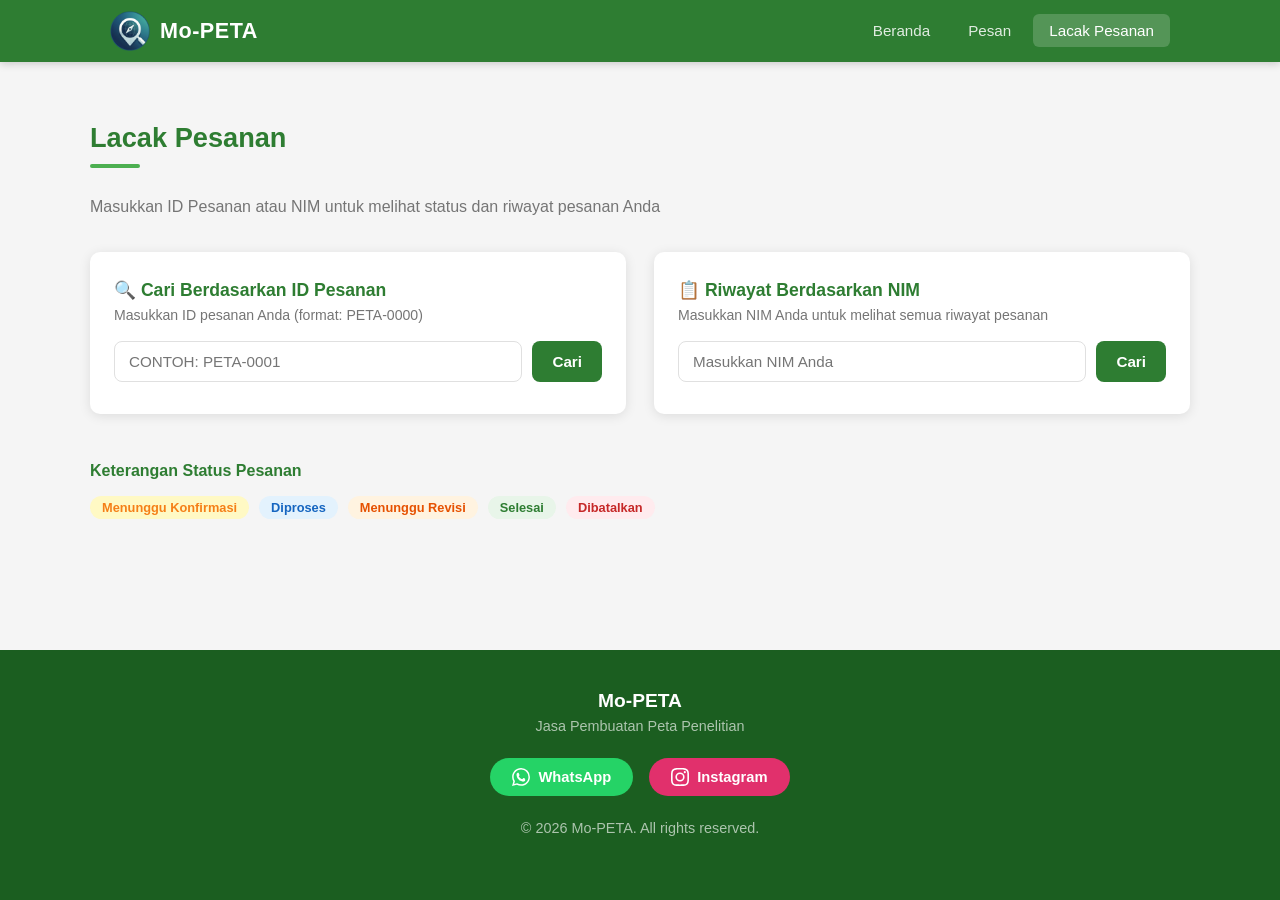
<file: lacak.html>
<!DOCTYPE html>
<html lang="id">
<head>
  <meta charset="UTF-8" />
  <meta name="viewport" content="width=device-width, initial-scale=1.0" />
  <title>Lacak Pesanan — Mo-PETA</title>
  <link rel="stylesheet" href="style.css" />
</head>
<body>

  <!-- NAVBAR -->
  <nav class="navbar">
    <div class="navbar-inner">
      <a href="index.html" class="navbar-brand">
        <div class="brand-icon"><img src="logo.png" alt="Logo Mo-PETA"></div>
        <span>Mo-PETA</span>
      </a>
      <ul class="navbar-nav">
        <li><a href="index.html"  class="nav-link">Beranda</a></li>
        <li><a href="pesan.html"  class="nav-link">Pesan</a></li>
        <li><a href="lacak.html"  class="nav-link">Lacak Pesanan</a></li>
      </ul>
    </div>
  </nav>

  <main>
    <section class="section">
      <div class="section-inner">
        <h2 class="section-title">Lacak Pesanan</h2>
        <div class="section-divider"></div>
        <p class="section-subtitle">Masukkan ID Pesanan atau NIM untuk melihat status dan riwayat pesanan Anda</p>

        <div class="lacak-grid">

          <!-- Lacak by ID -->
          <div class="lacak-card">
            <h2>🔍 Cari Berdasarkan ID Pesanan</h2>
            <p>Masukkan ID pesanan Anda (format: PETA-0000)</p>
            <form id="form-lacak-id">
              <div class="input-row">
                <input
                  type="text"
                  id="input-id"
                  class="form-control"
                  placeholder="Contoh: PETA-0001"
                  style="text-transform:uppercase"
                  required
                />
                <button type="submit" class="btn-cari">Cari</button>
              </div>
            </form>
            <div id="hasil-lacak-id" class="hasil-box"></div>
          </div>

          <!-- Lacak by NIM -->
          <div class="lacak-card">
            <h2>📋 Riwayat Berdasarkan NIM</h2>
            <p>Masukkan NIM Anda untuk melihat semua riwayat pesanan</p>
            <form id="form-lacak-nim">
              <div class="input-row">
                <input
                  type="text"
                  id="input-nim"
                  class="form-control"
                  placeholder="Masukkan NIM Anda"
                  required
                />
                <button type="submit" class="btn-cari">Cari</button>
              </div>
            </form>
            <div id="hasil-lacak-nim" class="hasil-box"></div>
          </div>

        </div>

        <!-- Info keterangan status -->
        <div class="section-inner" style="margin-top:48px">
          <h3 style="font-size:1rem;font-weight:700;color:var(--hijau);margin-bottom:16px">Keterangan Status Pesanan</h3>
          <div style="display:flex;flex-wrap:wrap;gap:10px">
            <span class="badge badge-kuning">Menunggu Konfirmasi</span>
            <span class="badge badge-biru">Diproses</span>
            <span class="badge badge-oranye">Menunggu Revisi</span>
            <span class="badge badge-hijau">Selesai</span>
            <span class="badge badge-merah">Dibatalkan</span>
          </div>
        </div>

      </div>
    </section>
  </main>

  <!-- FOOTER -->
  <footer class="footer">
    <div class="footer-inner">
      <h3>Mo-PETA</h3>
      <p>Jasa Pembuatan Peta Penelitian</p>
      <div class="footer-kontak">
        <a class="footer-btn wa footer-wa" href="#">
          <svg width="18" height="18" viewBox="0 0 24 24" fill="currentColor"><path d="M17.472 14.382c-.297-.149-1.758-.867-2.03-.967-.273-.099-.471-.148-.67.15-.197.297-.767.966-.94 1.164-.173.199-.347.223-.644.075-.297-.15-1.255-.463-2.39-1.475-.883-.788-1.48-1.761-1.653-2.059-.173-.297-.018-.458.13-.606.134-.133.298-.347.446-.52.149-.174.198-.298.298-.497.099-.198.05-.371-.025-.52-.075-.149-.669-1.612-.916-2.207-.242-.579-.487-.5-.669-.51-.173-.008-.371-.01-.57-.01-.198 0-.52.074-.792.226-.272.152-1.004.562-1.004 2.494 0 1.932 1.029 3.797 1.17 4.062.142.265 1.947 3.146 4.871 4.286.682.268 1.213.428 1.628.548.684.199 1.307.171 1.8.104.549-.075 1.758-.719 2.006-1.413.248-.694.248-1.289.173-1.413-.074-.124-.272-.198-.57-.347zm-5.421 7.403h-.004a9.87 9.87 0 01-5.031-1.378l-.361-.214-3.741.982.998-3.648-.235-.374a9.86 9.86 0 01-1.51-5.26c.001-5.45 4.436-9.884 9.888-9.884 2.64 0 5.122 1.03 6.988 2.898a9.825 9.825 0 012.893 6.994c-.003 5.45-4.437 9.884-9.885 9.884zm8.413-18.297A11.815 11.815 0 0012.05 0C5.495 0 .16 5.335.157 11.892c0 2.096.547 4.142 1.588 5.945L.057 24l6.305-1.654a11.882 11.882 0 005.683 1.448h.005c6.554 0 11.89-5.335 11.893-11.893a11.821 11.821 0 00-3.48-8.413z"/></svg>
          WhatsApp
        </a>
        <a class="footer-btn ig footer-ig" href="#">
          <svg width="18" height="18" viewBox="0 0 24 24" fill="currentColor"><path d="M12 2.163c3.204 0 3.584.012 4.85.07 3.252.148 4.771 1.691 4.919 4.919.058 1.265.069 1.645.069 4.849 0 3.205-.012 3.584-.069 4.849-.149 3.225-1.664 4.771-4.919 4.919-1.266.058-1.644.07-4.85.07-3.204 0-3.584-.012-4.849-.07-3.26-.149-4.771-1.699-4.919-4.92-.058-1.265-.07-1.644-.07-4.849 0-3.204.013-3.583.07-4.849.149-3.227 1.664-4.771 4.919-4.919 1.266-.057 1.645-.069 4.849-.069zM12 0C8.741 0 8.333.014 7.053.072 2.695.272.273 2.69.073 7.052.014 8.333 0 8.741 0 12c0 3.259.014 3.668.072 4.948.2 4.358 2.618 6.78 6.98 6.98C8.333 23.986 8.741 24 12 24c3.259 0 3.668-.014 4.948-.072 4.354-.2 6.782-2.618 6.979-6.98.059-1.28.073-1.689.073-4.948 0-3.259-.014-3.667-.072-4.947-.196-4.354-2.617-6.78-6.979-6.98C15.668.014 15.259 0 12 0zm0 5.838a6.162 6.162 0 100 12.324 6.162 6.162 0 000-12.324zM12 16a4 4 0 110-8 4 4 0 010 8zm6.406-11.845a1.44 1.44 0 100 2.881 1.44 1.44 0 000-2.881z"/></svg>
          Instagram
        </a>
      </div>
      <p class="footer-copy">&copy; 2026 Mo-PETA. All rights reserved.</p>
    </div>
  </footer>

  <script src="app.js"></script>
  <script>
    function initPage() {
      initLacak();
    }
  </script>
</body>
</html>
</file>
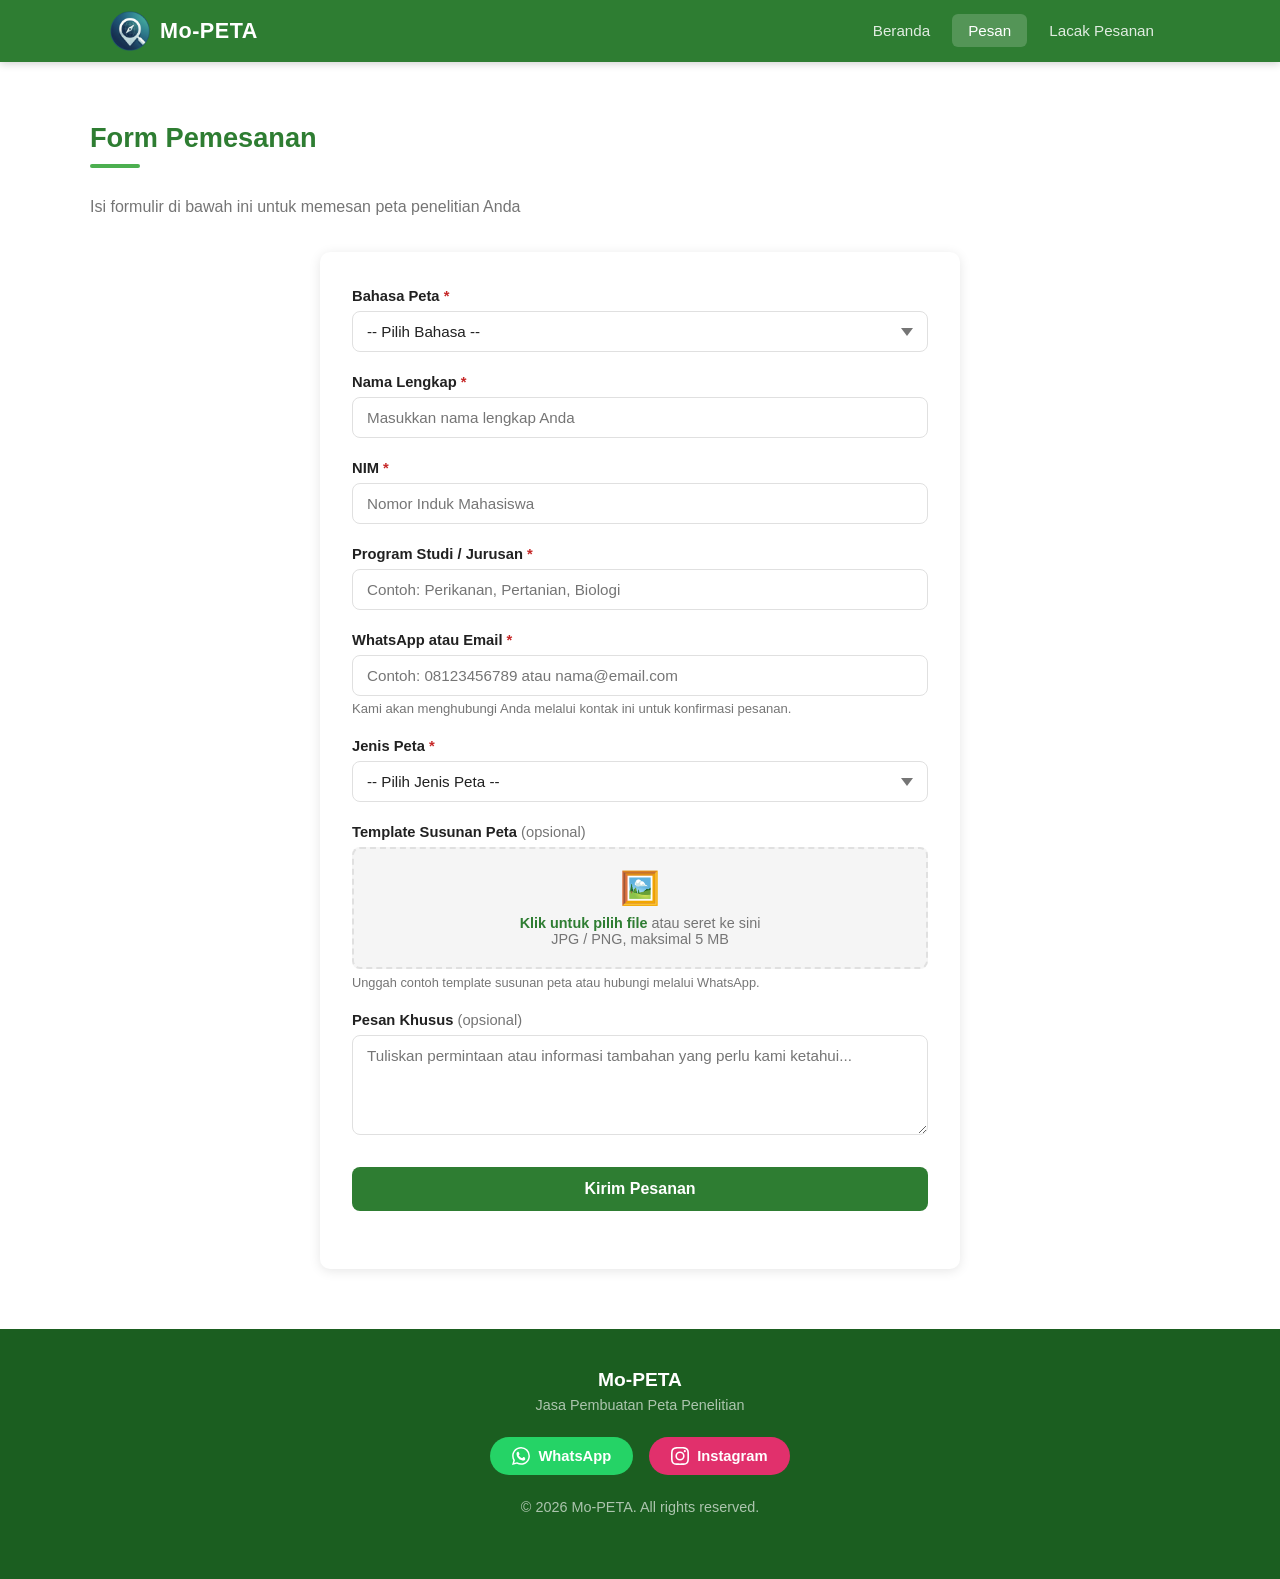
<file: pesan.html>
<!DOCTYPE html>
<html lang="id">
<head>
  <meta charset="UTF-8" />
  <meta name="viewport" content="width=device-width, initial-scale=1.0" />
  <title>Pesan Peta — Mo-PETA</title>
  <link rel="stylesheet" href="style.css" />
</head>
<body>

  <!-- NAVBAR -->
  <nav class="navbar">
    <div class="navbar-inner">
      <a href="index.html" class="navbar-brand">
        <div class="brand-icon"><img src="logo.png" alt="Logo Mo-PETA"></div>
        <span>Mo-PETA</span>
      </a>
      <ul class="navbar-nav">
        <li><a href="index.html"  class="nav-link">Beranda</a></li>
        <li><a href="pesan.html"  class="nav-link">Pesan</a></li>
        <li><a href="lacak.html"  class="nav-link">Lacak Pesanan</a></li>
      </ul>
    </div>
  </nav>

  <main>
    <section class="section form-section">
      <div class="section-inner">
        <h2 class="section-title">Form Pemesanan</h2>
        <div class="section-divider"></div>
        <p class="section-subtitle">Isi formulir di bawah ini untuk memesan peta penelitian Anda</p>

        <div class="form-card">

          <!-- Hasil pesanan berhasil -->
          <div id="hasil-pesan" class="hasil-pesan-box" style="display:none">
            <h3>✅ Pesanan Berhasil Dikirim!</h3>
            <p>Simpan ID pesanan Anda untuk melacak progress pembuatan peta.</p>
            <div class="id-box">
              <span class="order-id-display">—</span>
              <button class="btn-salin" onclick="salinId()">Salin</button>
            </div>
            <p class="hasil-catatan">Gunakan ID ini di halaman <a href="lacak.html" style="color:var(--hijau);font-weight:600">Lacak Pesanan</a></p>
          </div>

          <!-- Alert error -->
          <div id="status-pesan" class="alert" style="display:none"></div>

          <!-- Form -->
          <form id="form-pesan" novalidate>

            <!-- Bahasa -->
            <div class="form-group">
              <label for="bahasa">Bahasa Peta <span class="wajib">*</span></label>
              <select id="bahasa" name="bahasa" class="form-control" required>
                <option value="">-- Pilih Bahasa --</option>
                <option value="Indonesia">Indonesia</option>
                <option value="Inggris">Inggris</option>
              </select>
            </div>

            <!-- Nama -->
            <div class="form-group">
              <label for="nama">Nama Lengkap <span class="wajib">*</span></label>
              <input type="text" id="nama" name="nama" class="form-control"
                placeholder="Masukkan nama lengkap Anda" required />
            </div>

            <!-- NIM -->
            <div class="form-group">
              <label for="nim">NIM <span class="wajib">*</span></label>
              <input type="text" id="nim" name="nim" class="form-control"
                placeholder="Nomor Induk Mahasiswa" required />
            </div>

            <!-- Program Studi -->
            <div class="form-group">
              <label for="program-studi">Program Studi / Jurusan <span class="wajib">*</span></label>
              <input type="text" id="program-studi" name="programStudi" class="form-control"
                placeholder="Contoh: Perikanan, Pertanian, Biologi" required />
            </div>

            <!-- Kontak -->
            <div class="form-group">
              <label for="kontak">WhatsApp atau Email <span class="wajib">*</span></label>
              <input type="text" id="kontak" name="kontak" class="form-control"
                placeholder="Contoh: 08123456789 atau nama@email.com" required />
              <small style="color:var(--teks-abu);font-size:0.82rem;margin-top:5px;display:block">
                Kami akan menghubungi Anda melalui kontak ini untuk konfirmasi pesanan.
              </small>
            </div>

            <!-- Jenis Peta -->
            <div class="form-group">
              <label for="jenis-peta">Jenis Peta <span class="wajib">*</span></label>
              <select id="jenis-peta" name="jenisPeta" class="form-control" required>
                <option value="">-- Pilih Jenis Peta --</option>
                <option value="Peta Lokasi Penelitian">Peta Lokasi Penelitian</option>
                <option value="Peta Titik Pengambilan Sampel">Peta Titik Pengambilan Sampel</option>
              </select>
            </div>

            <!-- [Kondisional] Peta Lokasi Penelitian -->
            <div id="section-lokasi" style="display:none">
              <div class="form-group">
                <label for="jenis-lokasi">Jenis Lokasi <span class="wajib">*</span></label>
                <select id="jenis-lokasi" name="jenisLokasi" class="form-control">
                  <option value="">-- Pilih Jenis Lokasi --</option>
                  <option value="Wilayah">Wilayah (Desa, Kecamatan, Kota, Provinsi, dll)</option>
                  <option value="Nama Tempat (Institusi/Lembaga)">Nama Tempat (Institusi / Lembaga)</option>
                </select>
              </div>
              <div id="section-detail-lokasi" class="form-group" style="display:none">
                <label for="detail-lokasi" id="label-detail">Detail Lokasi <span class="wajib">*</span></label>
                <input type="text" id="detail-lokasi" name="detailLokasi" class="form-control"
                  placeholder="" />
              </div>
            </div>

            <!-- [Kondisional] Peta Titik Pengambilan Sampel → File Koordinat -->
            <div id="section-koordinat" style="display:none">
              <div class="form-group">
                <label>File Titik Koordinat <span class="wajib">*</span></label>
                <div class="upload-area" id="upload-area-koordinat">
                  <input type="file" id="file-koordinat" name="fileKoordinat" />
                  <div class="upload-icon">📍</div>
                  <div class="upload-text">
                    <strong>Klik untuk pilih file</strong> atau seret ke sini<br>
                    Format bebas, maksimal 1 MB
                  </div>
                </div>
                <div class="upload-preview" id="upload-preview-koordinat" style="display:none">
                  <span>📎</span>
                  <span class="preview-name" id="preview-name-koordinat"></span>
                  <button type="button" class="btn-hapus-file" id="btn-hapus-file-koordinat" title="Hapus file">✕</button>
                </div>
                <div class="upload-error" id="upload-error-koordinat"></div>
              </div>
            </div>

            <!-- Upload Template Peta (opsional) -->
            <div class="form-group">
              <label>Template Susunan Peta <span style="color:var(--teks-abu);font-weight:400">(opsional)</span></label>
              <div class="upload-area" id="upload-area">
                <input type="file" id="template-peta" name="templatePeta" accept=".jpg,.jpeg,.png" />
                <div class="upload-icon">🖼️</div>
                <div class="upload-text">
                  <strong>Klik untuk pilih file</strong> atau seret ke sini<br>
                  JPG / PNG, maksimal 5 MB
                </div>
              </div>
              <div class="upload-preview" id="upload-preview" style="display:none">
                <span>📎</span>
                <span class="preview-name" id="preview-name"></span>
                <button type="button" class="btn-hapus-file" id="btn-hapus-file" title="Hapus file">✕</button>
              </div>
              <div class="upload-note">Unggah contoh template susunan peta atau hubungi melalui WhatsApp.</div>
              <div class="upload-error" id="upload-error"></div>
            </div>

            <!-- Pesan Khusus -->
            <div class="form-group">
              <label for="pesan-khusus">Pesan Khusus <span style="color:var(--teks-abu);font-weight:400">(opsional)</span></label>
              <textarea id="pesan-khusus" name="pesanKhusus" class="form-control"
                placeholder="Tuliskan permintaan atau informasi tambahan yang perlu kami ketahui..."></textarea>
            </div>

            <!-- Tombol Kirim (hanya muncul jika bukan jenis sampel) -->
            <div id="section-submit" class="form-group" style="margin-top:28px">
              <button type="submit" id="btn-kirim" class="btn-primary">Kirim Pesanan</button>
            </div>

          </form>
        </div>
      </div>
    </section>
  </main>

  <!-- FOOTER -->
  <footer class="footer">
    <div class="footer-inner">
      <h3>Mo-PETA</h3>
      <p>Jasa Pembuatan Peta Penelitian</p>
      <div class="footer-kontak">
        <a class="footer-btn wa footer-wa" href="#">
          <svg width="18" height="18" viewBox="0 0 24 24" fill="currentColor"><path d="M17.472 14.382c-.297-.149-1.758-.867-2.03-.967-.273-.099-.471-.148-.67.15-.197.297-.767.966-.94 1.164-.173.199-.347.223-.644.075-.297-.15-1.255-.463-2.39-1.475-.883-.788-1.48-1.761-1.653-2.059-.173-.297-.018-.458.13-.606.134-.133.298-.347.446-.52.149-.174.198-.298.298-.497.099-.198.05-.371-.025-.52-.075-.149-.669-1.612-.916-2.207-.242-.579-.487-.5-.669-.51-.173-.008-.371-.01-.57-.01-.198 0-.52.074-.792.226-.272.152-1.004.562-1.004 2.494 0 1.932 1.029 3.797 1.17 4.062.142.265 1.947 3.146 4.871 4.286.682.268 1.213.428 1.628.548.684.199 1.307.171 1.8.104.549-.075 1.758-.719 2.006-1.413.248-.694.248-1.289.173-1.413-.074-.124-.272-.198-.57-.347zm-5.421 7.403h-.004a9.87 9.87 0 01-5.031-1.378l-.361-.214-3.741.982.998-3.648-.235-.374a9.86 9.86 0 01-1.51-5.26c.001-5.45 4.436-9.884 9.888-9.884 2.64 0 5.122 1.03 6.988 2.898a9.825 9.825 0 012.893 6.994c-.003 5.45-4.437 9.884-9.885 9.884zm8.413-18.297A11.815 11.815 0 0012.05 0C5.495 0 .16 5.335.157 11.892c0 2.096.547 4.142 1.588 5.945L.057 24l6.305-1.654a11.882 11.882 0 005.683 1.448h.005c6.554 0 11.89-5.335 11.893-11.893a11.821 11.821 0 00-3.48-8.413z"/></svg>
          WhatsApp
        </a>
        <a class="footer-btn ig footer-ig" href="#">
          <svg width="18" height="18" viewBox="0 0 24 24" fill="currentColor"><path d="M12 2.163c3.204 0 3.584.012 4.85.07 3.252.148 4.771 1.691 4.919 4.919.058 1.265.069 1.645.069 4.849 0 3.205-.012 3.584-.069 4.849-.149 3.225-1.664 4.771-4.919 4.919-1.266.058-1.644.07-4.85.07-3.204 0-3.584-.012-4.849-.07-3.26-.149-4.771-1.699-4.919-4.92-.058-1.265-.07-1.644-.07-4.849 0-3.204.013-3.583.07-4.849.149-3.227 1.664-4.771 4.919-4.919 1.266-.057 1.645-.069 4.849-.069zM12 0C8.741 0 8.333.014 7.053.072 2.695.272.273 2.69.073 7.052.014 8.333 0 8.741 0 12c0 3.259.014 3.668.072 4.948.2 4.358 2.618 6.78 6.98 6.98C8.333 23.986 8.741 24 12 24c3.259 0 3.668-.014 4.948-.072 4.354-.2 6.782-2.618 6.979-6.98.059-1.28.073-1.689.073-4.948 0-3.259-.014-3.667-.072-4.947-.196-4.354-2.617-6.78-6.979-6.98C15.668.014 15.259 0 12 0zm0 5.838a6.162 6.162 0 100 12.324 6.162 6.162 0 000-12.324zM12 16a4 4 0 110-8 4 4 0 010 8zm6.406-11.845a1.44 1.44 0 100 2.881 1.44 1.44 0 000-2.881z"/></svg>
          Instagram
        </a>
      </div>
      <p class="footer-copy">&copy; 2026 Mo-PETA. All rights reserved.</p>
    </div>
  </footer>

  <script src="app.js"></script>
  <script>
    function initPage() {
      initFormPesan();
    }
  </script>
</body>
</html>
</file>
<file: style.css>
/* ============================================================
   Mo-PETA — Style Sheet
   ============================================================ */

/* ---- Reset & Base ---- */
*, *::before, *::after { box-sizing: border-box; margin: 0; padding: 0; }

:root {
  --hijau-tua:   #1B5E20;
  --hijau:       #2E7D32;
  --hijau-muda:  #4CAF50;
  --hijau-terang:#A5D6A7;
  --hijau-bg:    #E8F5E9;
  --putih:       #FFFFFF;
  --abu-muda:    #F5F5F5;
  --abu:         #E0E0E0;
  --teks:        #212121;
  --teks-abu:    #757575;
  --kuning:      #F9A825;
  --biru:        #1565C0;
  --oranye:      #E65100;
  --merah:       #C62828;
  --radius:      10px;
  --shadow:      0 2px 12px rgba(0,0,0,0.10);
  --shadow-hover:0 6px 24px rgba(0,0,0,0.16);
  --transition:  0.25s ease;
}

html { scroll-behavior: smooth; }
body {
  font-family: 'Segoe UI', Arial, sans-serif;
  color: var(--teks);
  background: var(--abu-muda);
  min-height: 100vh;
  display: flex;
  flex-direction: column;
}
main { flex: 1; }
a { color: inherit; text-decoration: none; }
img { display: block; max-width: 100%; }
button { cursor: pointer; font-family: inherit; }


/* ---- Navbar ---- */
.navbar {
  background: var(--hijau);
  position: sticky;
  top: 0;
  z-index: 100;
  box-shadow: 0 2px 8px rgba(0,0,0,0.18);
}
.navbar-inner {
  max-width: 1100px;
  margin: 0 auto;
  padding: 0 20px;
  display: flex;
  align-items: center;
  justify-content: space-between;
  height: 62px;
}
.navbar-brand {
  display: flex;
  align-items: center;
  gap: 10px;
  font-size: 1.35rem;
  font-weight: 700;
  color: var(--putih);
  letter-spacing: 0.5px;
}
.navbar-brand .brand-icon {
  width: 40px;
  height: 40px;
  display: flex;
  align-items: center;
  justify-content: center;
}
.navbar-nav {
  display: flex;
  gap: 6px;
  list-style: none;
}
.nav-link {
  color: rgba(255,255,255,0.85);
  padding: 8px 16px;
  border-radius: 6px;
  font-size: 0.95rem;
  font-weight: 500;
  transition: background var(--transition), color var(--transition);
}
.nav-link:hover, .nav-link.active {
  background: rgba(255,255,255,0.18);
  color: var(--putih);
}


/* ---- Hero ---- */
.hero {
  background: linear-gradient(135deg, var(--hijau-tua) 0%, var(--hijau) 60%, var(--hijau-muda) 100%);
  color: var(--putih);
  padding: 80px 20px 70px;
  text-align: center;
}
.hero-inner { max-width: 700px; margin: 0 auto; }
.hero h1 { font-size: 2.8rem; font-weight: 800; letter-spacing: -0.5px; }
.hero h1 span { color: var(--hijau-terang); }
.hero p { margin: 18px 0 32px; font-size: 1.12rem; opacity: 0.9; line-height: 1.65; }
.btn-hero {
  display: inline-block;
  background: var(--putih);
  color: var(--hijau);
  padding: 14px 36px;
  border-radius: 50px;
  font-size: 1.05rem;
  font-weight: 700;
  box-shadow: var(--shadow);
  transition: transform var(--transition), box-shadow var(--transition);
  border: none;
}
.btn-hero:hover {
  transform: translateY(-2px);
  box-shadow: var(--shadow-hover);
}


/* ---- Section ---- */
.section { padding: 60px 20px; }
.section-inner { max-width: 1100px; margin: 0 auto; }
.section-title {
  font-size: 1.7rem;
  font-weight: 700;
  color: var(--hijau);
  margin-bottom: 10px;
}
.section-subtitle {
  color: var(--teks-abu);
  margin-bottom: 36px;
  font-size: 1rem;
}
.section-divider {
  width: 50px;
  height: 4px;
  background: var(--hijau-muda);
  border-radius: 2px;
  margin: 10px 0 30px;
}


/* ---- About Cards ---- */
.about-grid {
  display: grid;
  grid-template-columns: repeat(auto-fit, minmax(240px, 1fr));
  gap: 20px;
}
.about-card {
  background: var(--putih);
  border-radius: var(--radius);
  padding: 28px 24px;
  box-shadow: var(--shadow);
  border-top: 4px solid var(--hijau-muda);
}
.about-card .card-icon { font-size: 2rem; margin-bottom: 14px; }
.about-card h3 { font-size: 1.05rem; font-weight: 700; margin-bottom: 8px; color: var(--hijau); }
.about-card p { font-size: 0.92rem; color: var(--teks-abu); line-height: 1.6; }


/* ---- Gallery ---- */
.gallery-section { background: var(--putih); }
.gallery-scroll-wrap {
  overflow-x: auto;
  padding-bottom: 12px;
  -webkit-overflow-scrolling: touch;
  scrollbar-width: thin;
  scrollbar-color: var(--hijau-terang) var(--abu-muda);
}
.gallery-scroll-wrap::-webkit-scrollbar { height: 6px; }
.gallery-scroll-wrap::-webkit-scrollbar-thumb { background: var(--hijau-terang); border-radius: 3px; }
.gallery-track {
  display: flex;
  gap: 20px;
  padding: 8px 4px 4px;
  width: max-content;
}
.gallery-item { flex: 0 0 220px; }
.gallery-img-box {
  width: 220px;
  height: 165px;
  background: var(--hijau-bg);
  border-radius: var(--radius);
  overflow: hidden;
  display: flex;
  align-items: center;
  justify-content: center;
  box-shadow: var(--shadow);
  transition: box-shadow var(--transition), transform var(--transition);
}
.gallery-img-box:hover {
  box-shadow: var(--shadow-hover);
  transform: translateY(-3px);
}
.gallery-img-box img {
  width: 100%;
  height: 100%;
  object-fit: contain;
  padding: 6px;
}
.gallery-img-box .img-placeholder {
  display: flex;
  flex-direction: column;
  align-items: center;
  justify-content: center;
  gap: 8px;
  color: var(--hijau);
  opacity: 0.5;
  font-size: 0.85rem;
  text-align: center;
  padding: 12px;
}
.gallery-img-box .img-placeholder .ph-icon { font-size: 2.5rem; }
.gallery-caption {
  margin-top: 10px;
  font-size: 0.88rem;
  font-weight: 600;
  color: var(--teks);
  text-align: center;
  line-height: 1.4;
}
.gallery-caption .caption-sub {
  display: block;
  font-size: 0.78rem;
  font-weight: 400;
  color: var(--teks-abu);
  margin-top: 2px;
}


/* ---- CTA ---- */
.cta-section {
  background: linear-gradient(135deg, var(--hijau) 0%, var(--hijau-muda) 100%);
  text-align: center;
  padding: 60px 20px;
  color: var(--putih);
}
.cta-section h2 { font-size: 1.8rem; font-weight: 700; margin-bottom: 12px; }
.cta-section p { opacity: 0.9; margin-bottom: 28px; font-size: 1rem; }


/* ---- Form ---- */
.form-section { background: var(--putih); }
.form-card {
  background: var(--putih);
  border-radius: var(--radius);
  box-shadow: var(--shadow);
  padding: 36px 32px;
  max-width: 640px;
  margin: 0 auto;
}
.form-group { margin-bottom: 22px; }
.form-group label {
  display: block;
  font-size: 0.92rem;
  font-weight: 600;
  color: var(--teks);
  margin-bottom: 7px;
}
.form-group .wajib { color: var(--merah); }
.form-control {
  width: 100%;
  padding: 11px 14px;
  border: 1.5px solid var(--abu);
  border-radius: 8px;
  font-size: 0.95rem;
  font-family: inherit;
  color: var(--teks);
  background: var(--putih);
  transition: border-color var(--transition), box-shadow var(--transition);
  outline: none;
}
.form-control:focus {
  border-color: var(--hijau-muda);
  box-shadow: 0 0 0 3px rgba(76,175,80,0.15);
}
select.form-control { appearance: none; background-image: url("data:image/svg+xml,%3Csvg xmlns='http://www.w3.org/2000/svg' width='12' height='8'%3E%3Cpath d='M0 0l6 8 6-8z' fill='%23757575'/%3E%3C/svg%3E"); background-repeat: no-repeat; background-position: right 14px center; padding-right: 38px; }
textarea.form-control { resize: vertical; min-height: 100px; }
.hidden { display: none !important; }
.btn-primary {
  display: inline-block;
  background: var(--hijau);
  color: var(--putih);
  padding: 13px 32px;
  border-radius: 8px;
  font-size: 1rem;
  font-weight: 700;
  border: none;
  transition: background var(--transition), transform var(--transition);
  width: 100%;
}
.btn-primary:hover { background: var(--hijau-tua); transform: translateY(-1px); }
.btn-primary:disabled { background: var(--abu); color: var(--teks-abu); transform: none; cursor: not-allowed; }
.btn-wa {
  display: inline-flex;
  align-items: center;
  gap: 10px;
  background: #25D366;
  color: var(--putih);
  padding: 13px 28px;
  border-radius: 8px;
  font-size: 1rem;
  font-weight: 700;
  border: none;
  transition: background var(--transition);
  width: 100%;
  justify-content: center;
}
.btn-wa:hover { background: #128C7E; }
.wa-info {
  background: #f0fdf4;
  border: 1.5px solid #bbf7d0;
  border-radius: 8px;
  padding: 14px 18px;
  font-size: 0.92rem;
  color: #166534;
  margin-bottom: 16px;
}

/* ---- Upload Template ---- */
.upload-area {
  border: 2px dashed var(--abu);
  border-radius: 8px;
  padding: 20px;
  text-align: center;
  cursor: pointer;
  transition: border-color var(--transition), background var(--transition);
  position: relative;
  background: var(--abu-muda);
}
.upload-area:hover { border-color: var(--hijau-muda); background: var(--hijau-bg); }
.upload-area input[type="file"] {
  position: absolute;
  inset: 0;
  opacity: 0;
  cursor: pointer;
  width: 100%;
  height: 100%;
}
.upload-icon { font-size: 2rem; margin-bottom: 8px; }
.upload-text { font-size: 0.9rem; color: var(--teks-abu); }
.upload-text strong { color: var(--hijau); }
.upload-preview {
  margin-top: 10px;
  display: flex;
  align-items: center;
  gap: 10px;
  background: var(--hijau-bg);
  border-radius: 8px;
  padding: 10px 14px;
  font-size: 0.88rem;
  color: var(--hijau-tua);
}
.upload-preview .preview-name { flex: 1; word-break: break-all; font-weight: 600; }
.upload-preview .btn-hapus-file {
  background: none;
  border: none;
  color: var(--merah);
  font-size: 1.1rem;
  padding: 0 4px;
  cursor: pointer;
  line-height: 1;
}
.upload-note { font-size: 0.8rem; color: var(--teks-abu); margin-top: 6px; }
.upload-error { font-size: 0.82rem; color: var(--merah); margin-top: 4px; }


/* ---- Alert ---- */
.alert {
  border-radius: 8px;
  padding: 14px 18px;
  font-size: 0.95rem;
  margin-bottom: 16px;
}
.alert-error { background: #FFF5F5; border: 1.5px solid #FED7D7; color: #C62828; }
.alert-success { background: #F0FFF4; border: 1.5px solid #C6F6D5; color: #276749; }


/* ---- Hasil Pesanan ---- */
.hasil-pesan-box {
  background: var(--hijau-bg);
  border: 2px solid var(--hijau-terang);
  border-radius: var(--radius);
  padding: 28px 24px;
  text-align: center;
  margin-top: 16px;
}
.hasil-pesan-box h3 { color: var(--hijau); font-size: 1.2rem; margin-bottom: 8px; }
.hasil-pesan-box p { color: var(--teks-abu); font-size: 0.92rem; margin-bottom: 18px; }
.id-box {
  display: inline-flex;
  align-items: center;
  gap: 12px;
  background: var(--putih);
  border-radius: 8px;
  padding: 12px 20px;
  box-shadow: var(--shadow);
  margin-bottom: 10px;
}
.order-id-display {
  font-size: 1.4rem;
  font-weight: 800;
  color: var(--hijau);
  letter-spacing: 1px;
}
.btn-salin {
  background: var(--hijau);
  color: var(--putih);
  border: none;
  border-radius: 6px;
  padding: 6px 14px;
  font-size: 0.88rem;
  font-weight: 600;
}
.btn-salin:hover { background: var(--hijau-tua); }
.hasil-catatan { font-size: 0.88rem; color: var(--teks-abu); margin-top: 8px; }


/* ---- Lacak Pesanan ---- */
.lacak-grid {
  display: grid;
  grid-template-columns: 1fr 1fr;
  gap: 28px;
  align-items: start;
}
.lacak-card {
  background: var(--putih);
  border-radius: var(--radius);
  box-shadow: var(--shadow);
  padding: 28px 24px;
}
.lacak-card h2 {
  font-size: 1.1rem;
  font-weight: 700;
  color: var(--hijau);
  margin-bottom: 6px;
}
.lacak-card p { font-size: 0.88rem; color: var(--teks-abu); margin-bottom: 18px; }
.input-row { display: flex; gap: 10px; }
.input-row .form-control { flex: 1; }
.btn-cari {
  background: var(--hijau);
  color: var(--putih);
  border: none;
  border-radius: 8px;
  padding: 11px 20px;
  font-size: 0.95rem;
  font-weight: 700;
  white-space: nowrap;
  transition: background var(--transition);
}
.btn-cari:hover { background: var(--hijau-tua); }


/* ---- Order Card (hasil lacak) ---- */
.order-card {
  background: var(--putih);
  border-radius: var(--radius);
  box-shadow: var(--shadow);
  overflow: hidden;
  margin-top: 16px;
  border: 1.5px solid var(--abu);
}
.order-card-header {
  display: flex;
  align-items: center;
  justify-content: space-between;
  padding: 14px 18px;
  background: var(--hijau-bg);
  border-bottom: 1px solid var(--abu);
}
.order-id { font-weight: 700; font-size: 1.05rem; color: var(--hijau); }
.order-card-body { padding: 14px 18px; }
.order-row {
  display: flex;
  justify-content: space-between;
  padding: 8px 0;
  border-bottom: 1px solid var(--abu-muda);
  font-size: 0.9rem;
  gap: 12px;
}
.order-row:last-child { border-bottom: none; }
.order-row span:first-child { color: var(--teks-abu); flex: 0 0 140px; }
.order-row span:last-child { font-weight: 500; text-align: right; word-break: break-word; }
.order-row.catatan span:last-child { color: var(--hijau-tua); font-style: italic; }


/* ---- Badge Status ---- */
.badge {
  display: inline-block;
  padding: 4px 12px;
  border-radius: 50px;
  font-size: 0.8rem;
  font-weight: 700;
  white-space: nowrap;
}
.badge-kuning  { background: #FFF9C4; color: #F57F17; }
.badge-biru    { background: #E3F2FD; color: #1565C0; }
.badge-oranye  { background: #FFF3E0; color: #E65100; }
.badge-hijau   { background: #E8F5E9; color: #2E7D32; }
.badge-merah   { background: #FFEBEE; color: #C62828; }
.badge-abu     { background: #F5F5F5; color: #616161; }


/* ---- Riwayat ---- */
.riwayat-info { font-size: 0.9rem; color: var(--teks-abu); margin-bottom: 12px; }
.riwayat-item {
  background: var(--putih);
  border-radius: 8px;
  box-shadow: var(--shadow);
  margin-bottom: 10px;
  border: 1.5px solid var(--abu);
  overflow: hidden;
}
.riwayat-summary {
  display: flex;
  align-items: center;
  justify-content: space-between;
  padding: 13px 16px;
  cursor: pointer;
  user-select: none;
  background: var(--abu-muda);
  transition: background var(--transition);
  gap: 10px;
}
.riwayat-summary:hover { background: var(--hijau-bg); }
.riwayat-id { font-weight: 700; color: var(--hijau); font-size: 0.95rem; display: block; }
.riwayat-peta { font-size: 0.8rem; color: var(--teks-abu); display: block; }
.riwayat-kanan { display: flex; align-items: center; gap: 10px; }
.riwayat-arrow { color: var(--teks-abu); font-size: 0.8rem; }
.riwayat-detail {
  max-height: 0;
  overflow: hidden;
  transition: max-height 0.35s ease, padding 0.25s ease;
  padding: 0 16px;
}
.riwayat-item.open .riwayat-detail {
  max-height: 400px;
  padding: 14px 16px;
}
.btn-salin-kecil {
  background: var(--hijau-bg);
  color: var(--hijau);
  border: 1px solid var(--hijau-terang);
  border-radius: 4px;
  padding: 2px 10px;
  font-size: 0.78rem;
  font-weight: 600;
  margin-left: 6px;
  transition: background var(--transition);
}
.btn-salin-kecil:hover { background: var(--hijau-terang); }


/* ---- Loading ---- */
.loading { color: var(--teks-abu); font-size: 0.95rem; padding: 12px 0; }
.hasil-box { margin-top: 4px; }


/* ---- Footer ---- */
.footer {
  background: var(--hijau-tua);
  color: rgba(255,255,255,0.85);
  padding: 40px 20px;
  text-align: center;
}
.footer-inner { max-width: 900px; margin: 0 auto; }
.footer h3 { font-size: 1.2rem; font-weight: 700; color: var(--putih); margin-bottom: 6px; }
.footer p { font-size: 0.9rem; margin-bottom: 24px; opacity: 0.75; }
.footer-kontak { display: flex; justify-content: center; gap: 16px; flex-wrap: wrap; margin-bottom: 24px; }
.footer-btn {
  display: inline-flex;
  align-items: center;
  gap: 8px;
  padding: 10px 22px;
  border-radius: 50px;
  font-size: 0.92rem;
  font-weight: 600;
  border: none;
  transition: opacity var(--transition), transform var(--transition);
}
.footer-btn:hover { opacity: 0.88; transform: translateY(-2px); }
.footer-btn.wa { background: #25D366; color: var(--putih); }
.footer-btn.ig { background: #E1306C; color: var(--putih); }
.footer-copy { font-size: 0.8rem; opacity: 0.5; margin-top: 10px; }


/* ---- Responsive ---- */
@media (max-width: 768px) {
  .hero h1 { font-size: 2rem; }
  .lacak-grid { grid-template-columns: 1fr; }
  .form-card { padding: 24px 16px; }
  .navbar-brand span { display: none; }
  .nav-link { padding: 8px 10px; font-size: 0.88rem; }
  .order-row span:first-child { flex: 0 0 110px; }
  .section { padding: 40px 16px; }
  .hero { padding: 56px 16px 48px; }
}
@media (max-width: 480px) {
  .hero h1 { font-size: 1.6rem; }
  .lacak-card { padding: 20px 14px; }
  .input-row { flex-direction: column; }
  .btn-cari { width: 100%; }
}
</file>
